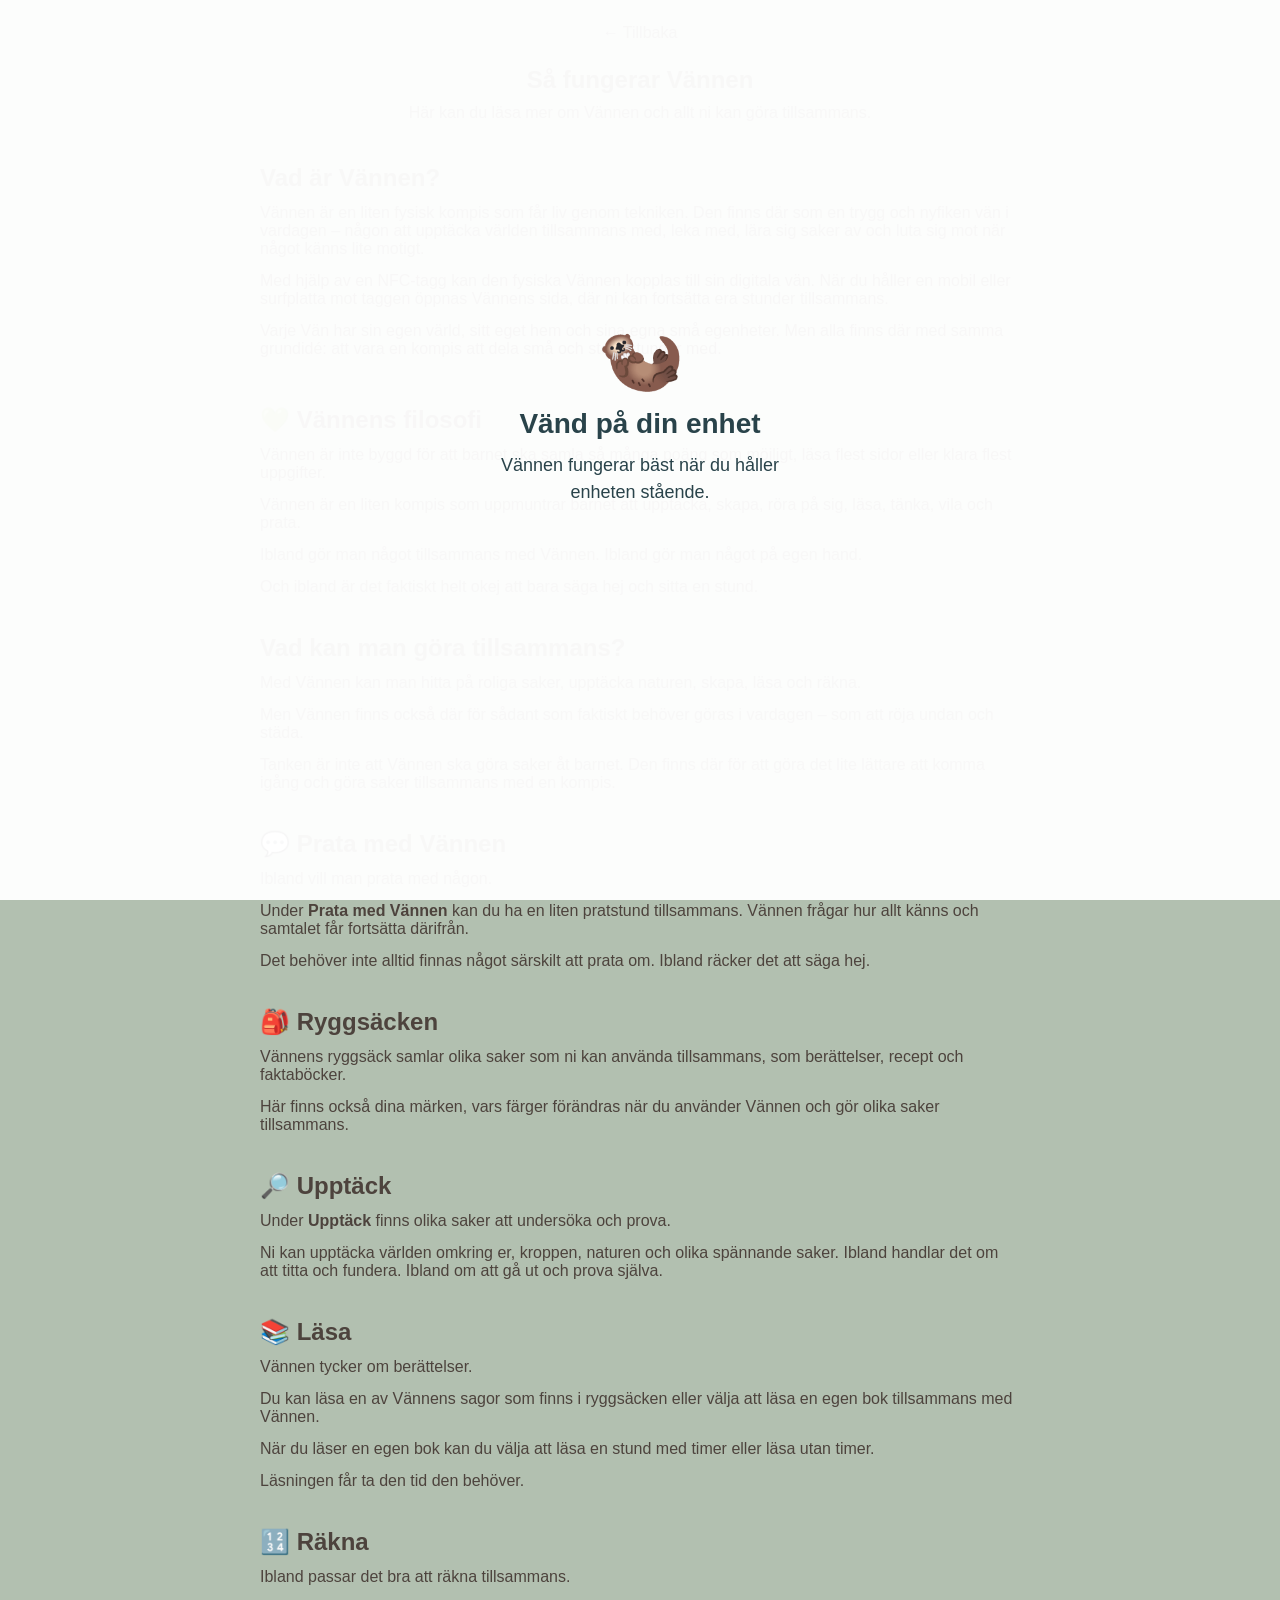
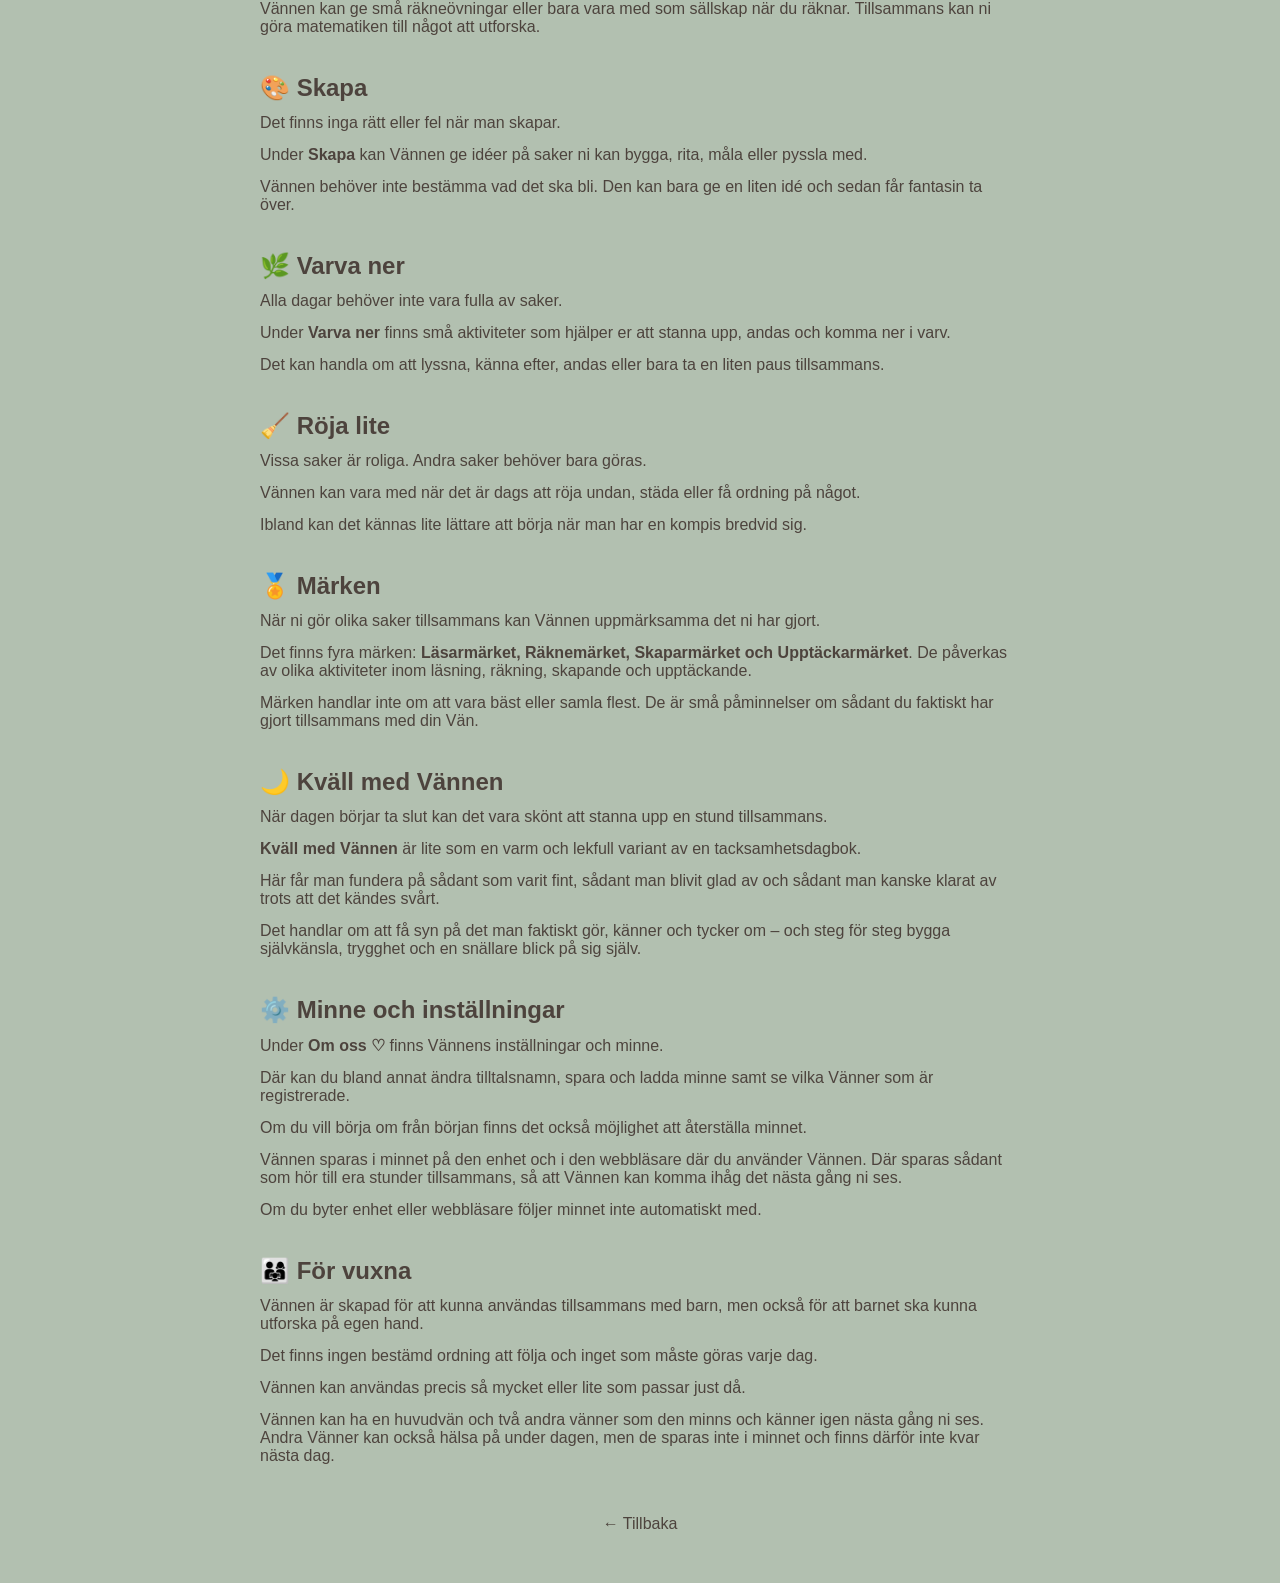
<file: instr.html>
<!DOCTYPE html>
<html lang="sv">
<head>
    <meta charset="UTF-8">
    <meta
        name="viewport"
        content="width=device-width, initial-scale=1.0"
    >
    <title>Så fungerar Vännen</title>
    <link rel="preconnect" href="https://fonts.googleapis.com">
    <link
        rel="preconnect"
        href="https://fonts.gstatic.com"
        crossorigin
    >
    <link
        href="https://fonts.googleapis.com/css2?family=Patrick+Hand&display=swap"
        rel="stylesheet"
    >
    <!-- CSS -->
    <link rel="stylesheet" href="css/style.css">
    <link rel="stylesheet" href="css/home.css">
    <link rel="stylesheet" href="css/instr.css">
</head>
<body class="home">
<main id="app">
    <!-- ORIENTERINGSVARNING -->
    <div id="orientation-warning">
        <div class="orientation-warning-content">
            <div class="orientation-warning-icon">
                🦦
            </div>
            <h2>
                Vänd på din enhet
            </h2>
            <p>
                Vännen fungerar bäst när du håller enheten stående.
            </p>
        </div>
    </div>
    <!-- INSTRUKTIONSSIDA -->
    <section id="instruction-view">
        <header class="instruction-header">
<a
    href="#"
    onclick="goBackFromInstructions(); return false;"
    class="instruction-back"
>
    ← Tillbaka
</a>
            <h1>
                Så fungerar Vännen
            </h1>
            <p>
                Här kan du läsa mer om Vännen och allt ni kan göra tillsammans.
            </p>
        </header>
        <!-- 1. VAD ÄR VÄNNEN? -->
        <section class="instruction-section">
            <h2>
                Vad är Vännen?
            </h2>
            <p>
                Vännen är en liten fysisk kompis som får liv genom tekniken.
                Den finns där som en trygg och nyfiken vän i vardagen – någon
                att upptäcka världen tillsammans med, leka med, lära sig saker
                av och luta sig mot när något känns lite motigt.
            </p>
            <p>
                Med hjälp av en NFC-tagg kan den fysiska Vännen kopplas till sin 
                digitala vän. När du håller en mobil eller surfplatta mot taggen 
                öppnas Vännens sida, där ni kan fortsätta era stunder tillsammans.
            </p>
            <p>
                Varje Vän har sin egen värld, sitt eget hem och sina egna små egenheter. 
                Men alla finns där med samma grundidé: att vara en kompis att dela små 
                och stora stunder med.
            </p>
        </section>

        <!-- 1.1 VÄNNENS FILOSOFI -->
        <section class="instruction-section instruction-philosophy">
            <h2>
                💚 Vännens filosofi
            </h2>
            <p>
                Vännen är inte byggd för att barnet ska samla så många poäng
                som möjligt, läsa flest sidor eller klara flest uppgifter.
            </p>
            <p>
                Vännen är en liten kompis som uppmuntrar barnet att upptäcka,
                skapa, röra på sig, läsa, tänka, vila och prata.
            </p>
            <p>
                Ibland gör man något tillsammans med Vännen.
                Ibland gör man något på egen hand.
            </p>
            <p>
                Och ibland är det faktiskt helt okej att bara säga hej
                och sitta en stund.
            </p>
        </section>
        
        <!-- 2. VAD KAN MAN GÖRA? -->
        <section class="instruction-section">
            <h2>
                Vad kan man göra tillsammans?
            </h2>
            <p>
                Med Vännen kan man hitta på roliga saker, upptäcka naturen,
                skapa, läsa och räkna.
            </p>
            <p>
                Men Vännen finns också där för sådant som faktiskt behöver
                göras i vardagen – som att röja undan och städa.
            </p>
            <p>
                Tanken är inte att Vännen ska göra saker åt barnet.
                Den finns där för att göra det lite lättare att komma igång
                och göra saker tillsammans med en kompis.
            </p>
        </section>
        <!-- 3. PRATA -->
        <section class="instruction-section">
            <h2>
                💬 Prata med Vännen
            </h2>
            <p>
                Ibland vill man prata med någon.
            </p>
            <p>
                Under <strong>Prata med Vännen</strong> 
                kan du ha en liten pratstund tillsammans. 
                Vännen frågar hur allt känns och samtalet får 
                fortsätta därifrån.
            </p>
            <p>
                Det behöver inte alltid finnas något särskilt att prata om.
                Ibland räcker det att säga hej.
            </p>
        </section>
        <!-- 4. RYGGSÄCKEN -->
        <section class="instruction-section">
            <h2>
                🎒 Ryggsäcken
            </h2>
            <p>
                Vännens ryggsäck samlar olika saker som ni 
                kan använda tillsammans, som berättelser, recept 
                och faktaböcker.
            </p>
            <p>
                Här finns också dina märken, vars färger förändras 
                när du använder Vännen och gör olika saker tillsammans.
            </p>
        </section>
        <!-- 5. UPPTÄCK -->
        <section class="instruction-section">
            <h2>
                🔎 Upptäck
            </h2>
            <p>
                Under <strong>Upptäck</strong> finns olika saker att undersöka
                och prova.
            </p>
            <p>
                Ni kan upptäcka världen omkring er, kroppen, naturen och
                olika spännande saker. Ibland handlar det om att titta och
                fundera. Ibland om att gå ut och prova själva.
            </p>
        </section>
        <!-- 6. LÄSA -->
        <section class="instruction-section">
            <h2>
                📚 Läsa
            </h2>
            <p>
                Vännen tycker om berättelser.
            </p>
            <p>
                Du kan läsa en av Vännens sagor 
                som finns i ryggsäcken eller välja 
                att läsa en egen bok tillsammans 
                med Vännen.
            </p>
            <p>
                När du läser en egen bok kan du välja 
                att läsa en stund med timer eller läsa utan timer.
            </p>
            <p>
                Läsningen får ta den tid den behöver.
            </p>
        </section>
        <!-- 7. RÄKNA -->
        <section class="instruction-section">
            <h2>
                🔢 Räkna
            </h2>
            <p>
                Ibland passar det bra att räkna tillsammans.
            </p>
            <p>
                Vännen kan ge små räkneövningar eller bara 
                vara med som sällskap när du räknar. 
                Tillsammans kan ni göra matematiken till 
                något att utforska.
            </p>
        </section>
        <!-- 8. SKAPA -->
        <section class="instruction-section">
            <h2>
                🎨 Skapa
            </h2>
            <p>
                Det finns inga rätt eller fel när man skapar.
            </p>
            <p>
                Under <strong>Skapa</strong> kan Vännen ge idéer på saker
                ni kan bygga, rita, måla eller pyssla med.
            </p>
            <p>
                Vännen behöver inte bestämma vad det ska bli.
                Den kan bara ge en liten idé och sedan får fantasin ta över.
            </p>
        </section>
        <!-- 9. VARVA NER -->
        <section class="instruction-section">
            <h2>
                🌿 Varva ner
            </h2>
            <p>
                Alla dagar behöver inte vara fulla av saker.
            </p>
            <p>
                Under <strong>Varva ner</strong> finns små aktiviteter som
                hjälper er att stanna upp, andas och komma ner i varv.
            </p>
            <p>
                Det kan handla om att lyssna, känna efter, andas eller bara
                ta en liten paus tillsammans.
            </p>
        </section>
        <!-- 10. RÖJA -->
        <section class="instruction-section">
            <h2>
                🧹 Röja lite
            </h2>
            <p>
                Vissa saker är roliga.
                Andra saker behöver bara göras.
            </p>
            <p>
                Vännen kan vara med när det är dags att röja undan, städa
                eller få ordning på något.
            </p>
            <p>
                Ibland kan det kännas lite lättare att börja när man har
                en kompis bredvid sig.
            </p>
        </section>
        <!-- 11. MÄRKEN -->
        <section class="instruction-section">
            <h2>
                🏅 Märken
            </h2>
           <p>
                När ni gör olika saker tillsammans kan Vännen uppmärksamma
                det ni har gjort.
            </p>
            <p>
                Det finns fyra märken: <strong>Läsarmärket, Räknemärket,
                Skaparmärket och Upptäckarmärket</strong>. De påverkas av
                olika aktiviteter inom läsning, räkning, skapande och
                upptäckande.
            </p>
            <p>
                Märken handlar inte om att vara bäst eller samla flest.
                De är små påminnelser om sådant du faktiskt har gjort
                tillsammans med din Vän.
            </p>
        </section>
        <!-- 12. KVÄLL MED VÄNNEN -->
        <section class="instruction-section">
            <h2>
                🌙 Kväll med Vännen
            </h2>
            <p>
                När dagen börjar ta slut kan det vara skönt att stanna upp
                en stund tillsammans.
            </p>
            <p>
                <strong>Kväll med Vännen</strong> är lite som en varm och
                lekfull variant av en tacksamhetsdagbok.
            </p>
            <p>
                Här får man fundera på sådant som varit fint, sådant man
                blivit glad av och sådant man kanske klarat av trots att
                det kändes svårt.
            </p>
            <p>
                Det handlar om att få syn på det man faktiskt gör, känner
                och tycker om – och steg för steg bygga självkänsla,
                trygghet och en snällare blick på sig själv.
            </p>
        </section>
        <!-- 13. MINNE OCH INSTÄLLNINGAR -->
        <section class="instruction-section">
            <h2>
                ⚙️ Minne och inställningar
            </h2>
            <p>
                Under <strong>Om oss ♡</strong> finns Vännens inställningar
                och minne.
            </p>
            <p>
                Där kan du bland annat ändra tilltalsnamn, spara och ladda
                minne samt se vilka Vänner som är registrerade.
            </p>
            <p>
                Om du vill börja om från början finns det också möjlighet
                att återställa minnet.
            </p>
            <p>Vännen sparas i minnet på den enhet och i den webbläsare 
                där du använder Vännen. Där sparas sådant som hör till 
                era stunder tillsammans, så att Vännen kan komma ihåg 
                det nästa gång ni ses.</p>
            <p>Om du byter enhet eller webbläsare följer minnet inte automatiskt med.</p>
        </section>
        <!-- 14. FÖR VUXNA -->
        <section class="instruction-section">
            <h2>
                👨‍👩‍👧 För vuxna
            </h2>
            <p>
                Vännen är skapad för att kunna användas tillsammans med
                barn, men också för att barnet ska kunna utforska på egen hand.
            </p>
            <p>
                Det finns ingen bestämd ordning att följa och inget som måste
                göras varje dag.
            </p>
            <p>
                Vännen kan användas precis så mycket eller lite som passar
                just då.
            </p>
            <p>Vännen kan ha en huvudvän och två andra vänner som den minns 
                och känner igen nästa gång ni ses. Andra Vänner kan också 
                hälsa på under dagen, men de sparas inte i minnet och 
                finns därför inte kvar nästa dag.</p>
        </section>
        
        <!-- TILLBAKA -->
        <div class="instruction-bottom">
            <a
    href="#"
    onclick="goBackFromInstructions(); return false;"
    class="instruction-back"
>
    ← Tillbaka
</a>
        </div>
    </section>
</main>
    <script>
    function goBackFromInstructions() {

    const params =
        new URLSearchParams(window.location.search);

    const from =
        params.get("from");

    if (from === "otis") {
        window.location.href = "otis.html";
        return;
    }

    if (from === "bosse") {
        window.location.href = "bosse.html";
        return;
    }

    if (from === "dokka") {
        window.location.href = "dokka.html";
        return;
    }

    if (from === "lerat") {
        window.location.href =
            "https://jzhandgjort.github.io/studiolerat/";
        return;
    }

    window.location.href = "index.html";
}
        
    function updateOrientationWarning() {
        const warning =
            document.getElementById(
                "orientation-warning"
            );
        if (!warning) return;
        const isLandscape =
            window.innerWidth >
            window.innerHeight;
        warning.style.display =
            isLandscape
                ? "flex"
                : "none";
    }
    window.addEventListener(
        "load",
        updateOrientationWarning
    );
    window.addEventListener(
        "resize",
        updateOrientationWarning
    );
    window.addEventListener(
        "orientationchange",
        updateOrientationWarning
    );
</script>
</body>
</html>
</file>
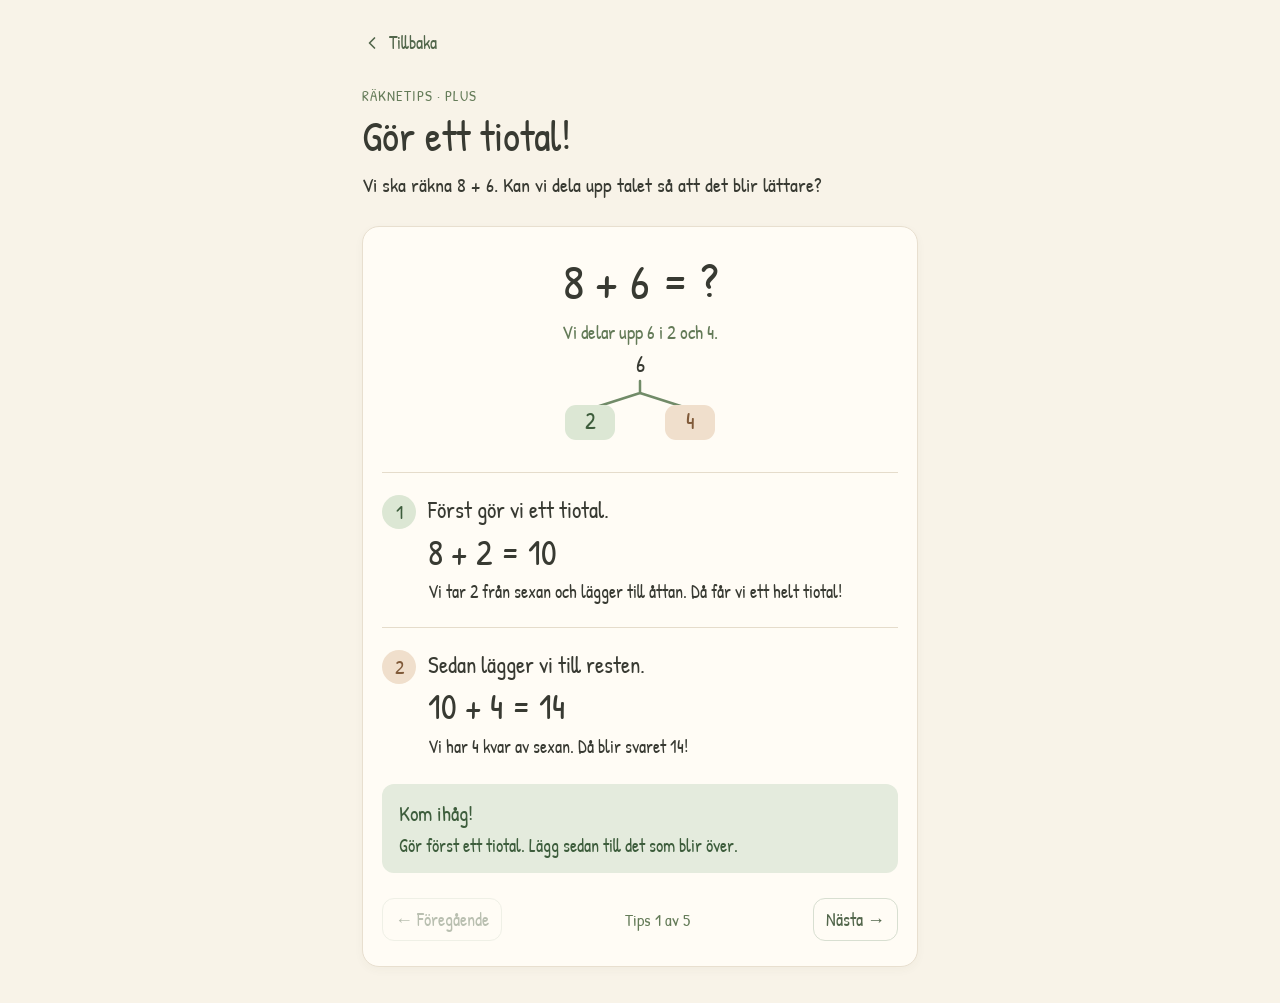
<file: raknetips.html>
<!DOCTYPE html>
<html lang="sv">
<head>
    <meta charset="UTF-8">
    <meta name="viewport" content="width=device-width, initial-scale=1.0">
    <title>Räknetips</title>
    <link rel="preconnect" href="https://fonts.googleapis.com">
    <link rel="preconnect" href="https://fonts.gstatic.com" crossorigin>
    <link href="https://fonts.googleapis.com/css2?family=Patrick+Hand&display=swap" rel="stylesheet">
    <style>
        * {
            box-sizing: border-box;
        }
        body {
            margin: 0;
            min-height: 100vh;
            background: #F8F3E8;
            color: #383A32;
            font-family: "Patrick Hand", Helvetica, sans-serif;
        }
        .page {
            width: 100%;
            max-width: 600px;
            min-height: 100vh;
            margin: 0 auto;
            padding: 22px 22px 36px;
        }
        .back-button {
            display: inline-flex;
            align-items: center;
            gap: 7px;
            padding: 8px 0;
            border: none;
            background: transparent;
            color: #52664B;
            font: inherit;
            font-size: 18px;
            cursor: pointer;
        }
        .back-button svg {
            width: 20px;
            height: 20px;
        }
        .intro {
            margin-top: 22px;
            margin-bottom: 27px;
        }
        .eyebrow {
            margin: 0 0 7px;
            color: #647B58;
            font-size: 15px;
            letter-spacing: 1px;
            text-transform: uppercase;
        }
        h1 {
            margin: 0;
            font-size: clamp(32px, 8vw, 42px);
            line-height: 1.1;
            font-weight: normal;
        }
        .intro-text {
            margin: 12px 0 0;
            font-size: 20px;
            line-height: 1.4;
        }
        .paper {
            padding: 25px 19px;
            background: #FFFCF5;
            border: 1px solid #E8DFCF;
            border-radius: 17px;
            box-shadow: 0 3px 10px rgba(78, 67, 46, 0.04);
        }
        .main-problem {
            margin-bottom: 5px;
            text-align: center;
            font-size: clamp(38px, 10vw, 49px);
            line-height: 1.2;
        }
        .split-caption {
            margin: 8px 0 0;
            color: #647B58;
            text-align: center;
            font-size: 19px;
        }
        .split-diagram {
            display: block;
            width: 100%;
            max-width: 280px;
            height: auto;
            margin: 5px auto 15px;
            overflow: visible;
        }
        .divider {
            height: 1px;
            margin: 22px 0;
            background: #E5DCCB;
        }
        .step {
            display: flex;
            align-items: flex-start;
            gap: 12px;
            margin: 0;
        }
        .step-number {
            display: flex;
            flex: 0 0 34px;
            width: 34px;
            height: 34px;
            align-items: center;
            justify-content: center;
            border-radius: 50%;
            background: #DCE7D4;
            color: #3D5D3C;
            font-size: 20px;
        }
        .step-content {
            flex: 1;
            min-width: 0;
        }
        .step h2 {
            margin: 1px 0 7px;
            font-size: 23px;
            line-height: 1.2;
            font-weight: normal;
        }
        .equation {
            margin: 5px 0;
            font-size: clamp(29px, 8vw, 35px);
            line-height: 1.25;
        }
        .step-description {
            margin: 5px 0 0;
            font-size: 18px;
            line-height: 1.4;
        }
        .remember {
            margin-top: 25px;
            padding: 15px 17px;
            border-radius: 12px;
            background: #E4EBDD;
        }
        .remember h2 {
            margin: 0 0 5px;
            color: #3D5D3C;
            font-size: 21px;
            font-weight: normal;
        }
        .remember p {
            margin: 0;
            color: #3D5D3C;
            font-size: 18px;
            line-height: 1.4;
        }
        .tip-navigation {
            display: flex;
            align-items: center;
            justify-content: space-between;
            gap: 10px;
            margin-top: 25px;
        }
        .tip-button {
            display: inline-flex;
            align-items: center;
            justify-content: center;
            gap: 5px;
            padding: 8px 12px;
            border: 1px solid #D8DFD1;
            border-radius: 12px;
            background: #FFFCF5;
            color: #52664B;
            font: inherit;
            font-size: 18px;
            cursor: pointer;
        }
        .tip-button:disabled {
            opacity: 0.4;
            cursor: default;
        }
        .tip-counter {
            color: #647B58;
            font-size: 17px;
            white-space: nowrap;
        }
        .not-ready {
            padding: 22px 8px;
            text-align: center;
            font-size: 21px;
            line-height: 1.5;
        }
        @media (max-width: 380px) {
            .page {
                padding: 16px 14px 28px;
            }
            .paper {
                padding: 21px 14px;
            }
            .intro {
                margin-top: 17px;
            }
            .step {
                gap: 9px;
            }
            .tip-button {
                padding: 8px 9px;
                font-size: 17px;
            }
        }
    </style>
</head>
<body>
    <main class="page">
        <button class="back-button"
                type="button"
                onclick="history.back()"
                aria-label="Gå tillbaka">
            <svg viewBox="0 0 24 24"
                 fill="none"
                 stroke="currentColor"
                 stroke-width="2"
                 stroke-linecap="round"
                 stroke-linejoin="round"
                 aria-hidden="true">
                <path d="M15 18l-6-6 6-6"/>
            </svg>
            Tillbaka
        </button>

        <header class="intro">
            <p class="eyebrow" id="eyebrow">Räknetips · Plus</p>
            <h1 id="page-heading">Räkna via ett tiotal!</h1>
            <p class="intro-text" id="intro-text">
                Vi ska räkna 8 + 6. Kan vi dela upp talet
                så att det blir lättare?
            </p>
        </header>

        <section class="paper"
                 id="tips-content"
                 aria-label="Räknetips: Gör ett tiotal">
            <div class="main-problem" id="main-problem">
                8 + 6 = 14
            </div>

            <p class="split-caption" id="split-caption">
                Vi delar upp 6 i 2 och 4.
            </p>

            <svg class="split-diagram"
                 id="split-diagram"
                 viewBox="0 0 280 100"
                 xmlns="http://www.w3.org/2000/svg"
                 role="img"
                 aria-label="Sex delas upp i två och fyra">
                <text id="split-total"
                      x="140"
                      y="22"
                      font-size="23"
                      text-anchor="middle"
                      fill="#383A32">6</text>

                <path id="split-line-left"
                      d="M140 31 L140 43 L90 59"
                      fill="none"
                      stroke="#718B68"
                      stroke-width="2.5"
                      stroke-linecap="round"
                      stroke-linejoin="round"/>

                <path id="split-line-right"
                      d="M140 43 L190 59"
                      fill="none"
                      stroke="#718B68"
                      stroke-width="2.5"
                      stroke-linecap="round"
                      stroke-linejoin="round"/>

                <rect id="split-box-left"
                      x="65"
                      y="55"
                      width="50"
                      height="35"
                      rx="11"
                      fill="#DCE7D4"/>

                <rect id="split-box-right"
                      x="165"
                      y="55"
                      width="50"
                      height="35"
                      rx="11"
                      fill="#F0DFCC"/>

                <text id="split-left"
                      x="90"
                      y="79"
                      font-size="23"
                      text-anchor="middle"
                      fill="#3D5D3C">2</text>

                <text id="split-right"
                      x="190"
                      y="79"
                      font-size="23"
                      text-anchor="middle"
                      fill="#805A39">4</text>
            </svg>

            <div class="divider"></div>

            <div id="steps-container">
                <section class="step">
                    <div class="step-number">1</div>
                    <div class="step-content">
                        <h2 id="step-one-heading">Först gör vi ett tiotal.</h2>
                        <p class="equation" id="step-one-equation">8 + 2 = 10</p>
                        <p class="step-description" id="step-one-description">
                            Vi tar 2 från sexan och lägger till åttan.
                            Då får vi ett helt tiotal!
                        </p>
                    </div>
                </section>

                <div class="divider"></div>

                <section class="step">
                    <div class="step-number"
                         style="background: #F0DFCC; color: #805A39;">2</div>
                    <div class="step-content">
                        <h2 id="step-two-heading">Sedan lägger vi till resten.</h2>
                        <p class="equation" id="step-two-equation">10 + 4 = 14</p>
                        <p class="step-description" id="step-two-description">
                            Vi har 4 kvar av sexan. Då blir svaret 14!
                        </p>
                    </div>
                </section>
            </div>

            <div class="remember" id="remember-box">
                <h2 id="remember-heading">Kom ihåg!</h2>
                <p id="remember-text">
                    Gör först ett tiotal.
                    Lägg sedan till det som blir över.
                </p>
            </div>

            <nav class="tip-navigation"
                 id="tip-navigation"
                 aria-label="Bläddra mellan räknetips">
                <button class="tip-button"
                        id="previous-button"
                        type="button"
                        disabled>← Föregående</button>

                <span class="tip-counter" id="tip-counter">Tips 1 av 5</span>

                <button class="tip-button"
                        id="next-button"
                        type="button">Nästa →</button>
            </nav>
        </section>
    </main>

    <script>
        
        // ==================================================
        // RÄKNETIPS – PLUS
        // ==================================================
        
        const plusTips = [
            {
                first: 8,
                second: 6,
                answer: 14,
                splitLeft: 2,
                splitRight: 4,
                ten: 10,
                firstDescription:
                    "Vi tar 2 från sexan och lägger till åttan. Då får vi ett helt tiotal!",
                secondDescription:
                    "Vi har 4 kvar av sexan. Då blir svaret 14!"
            },
            {
                first: 7,
                second: 5,
                answer: 12,
                splitLeft: 3,
                splitRight: 2,
                ten: 10,
                firstDescription:
                    "Vi tar 3 från femman och lägger till sjuan. Då får vi ett helt tiotal!",
                secondDescription:
                    "Vi har 2 kvar av femman. Då blir svaret 12!"
            },
            {
                first: 17,
                second: 6,
                answer: 23,
                splitLeft: 3,
                splitRight: 3,
                ten: 20,
                firstDescription:
                    "Vi tar 3 från sexan och lägger till sjutton. Då kommer vi till nästa tiotal!",
                secondDescription:
                    "Vi har 3 kvar av sexan. Då blir svaret 23!"
            },
            {
                first: 28,
                second: 7,
                answer: 35,
                splitLeft: 2,
                splitRight: 5,
                ten: 30,
                firstDescription:
                    "Vi tar 2 från sjuan och lägger till tjugoåtta. Då kommer vi till nästa tiotal!",
                secondDescription:
                    "Vi har 5 kvar av sjuan. Då blir svaret 35!"
            },
            {
                first: 138,
                second: 6,
                answer: 144,
                splitLeft: 2,
                splitRight: 4,
                ten: 140,
                firstDescription:
                    "Vi tar 2 från sexan och lägger till 138. Då kommer vi till nästa tiotal!",
                secondDescription:
                    "Vi har 4 kvar av sexan. Då blir svaret 144!"
            }
        ];

        // ==================================================
        // RÄKNETIPS – MINUS
        // ==================================================
       
        const minusTips = [
            {
                first: 14,
                second: 6,
                answer: 8,
                splitLeft: 4,
                splitRight: 2,
                steps: [
                    {
                        heading: "Först kommer vi ner till tio.",
                        equation: "14 − 4 = 10",
                        description: "Vi tar bort 4 från sexan. Då kommer vi från 14 ner till 10."
                    },
                    {
                        heading: "Sedan tar vi bort resten.",
                        equation: "10 − 2 = 8",
                        description: "Vi har 2 kvar att ta bort. Då blir svaret 8!"
                    }
                ]
            },
            {
                first: 12,
                second: 5,
                answer: 7,
                splitLeft: 2,
                splitRight: 3,
                steps: [
                    {
                        heading: "Först kommer vi ner till tio.",
                        equation: "12 − 2 = 10",
                        description: "Vi tar bort 2 från femman. Då kommer vi från 12 ner till 10."
                    },
                    {
                        heading: "Sedan tar vi bort resten.",
                        equation: "10 − 3 = 7",
                        description: "Vi har 3 kvar att ta bort. Då blir svaret 7!"
                    }
                ]
            },
            {
                first: 23,
                second: 6,
                answer: 17,
                splitLeft: 3,
                splitRight: 3,
                steps: [
                    {
                        heading: "Först kommer vi ner till tjugo.",
                        equation: "23 − 3 = 20",
                        description: "Vi tar bort 3 från sexan. Då kommer vi från 23 ner till 20."
                    },
                    {
                        heading: "Sedan tar vi bort resten.",
                        equation: "20 − 3 = 17",
                        description: "Vi har 3 kvar att ta bort. Då blir svaret 17!"
                    }
                ]
            },
            {
                first: 35,
                second: 7,
                answer: 28,
                splitLeft: 5,
                splitRight: 2,
                steps: [
                    {
                        heading: "Först kommer vi ner till trettio.",
                        equation: "35 − 5 = 30",
                        description: "Vi tar bort 5 från sjuan. Då kommer vi från 35 ner till 30."
                    },
                    {
                        heading: "Sedan tar vi bort resten.",
                        equation: "30 − 2 = 28",
                        description: "Vi har 2 kvar att ta bort. Då blir svaret 28!"
                    }
                ]
            },
{
    first: 43,
    second: 27,
    answer: 16,
    splitLeft: 20,
    splitRight: 7,
    steps: [
        {
            heading: "Först tar vi bort tjugo.",
            equation: "43 − 20 = 23",
            description:
                "Vi delar upp 27 i 20 och 7. När vi tar bort 20 har vi 23 kvar att räkna från."
        },
        {
            heading: "Sedan delar vi upp sju.",
            equation: "7 = 3 + 4",
            description:
                "Vi delar upp de 7 som är kvar i 3 och 4. Först tar vi bort 3 för att komma ner till 20."
        },
        {
            heading: "Till sist tar vi bort fyra.",
            equation: "20 − 4 = 16",
            description:
                "Vi har 4 kvar att ta bort. Då blir svaret 16!"
        }
    ]
}
        ];

        // ==================================================
        // RÄKNETIPS – GÅNGER
        // Fylls på senare.
        // ==================================================
        const gangerTips = [
    {
        first: 5,
        second: 88,
        answer: 440,
        diagramTotal: 10,
        splitLeft: 5,
        splitRight: 5,
        caption: "Vi dubblar 5 så att det blir 10.",
        remember: "När vi ska multiplicera med 5 kan vi i stället multiplicera med 10 och sedan halvera svaret.",
        steps: [
            {
                heading: "Först multiplicerar vi med tio.",
                equation: "88 × 10 = 880",
                description:
                    "Vi dubblar 5 till 10. Då blir uträkningen 88 gånger 10."
            },
            {
                heading: "Sedan halverar vi svaret.",
                equation: "880 ÷ 2 = 440",
                description:
                    "Eftersom vi dubblerade 5 behöver vi halvera svaret igen. Då får vi 440!"
            }
        ]
    },
    {
        first: 5,
        second: 62,
        answer: 310,
        diagramTotal: 10,
        splitLeft: 5,
        splitRight: 5,
        caption: "Vi dubblar 5 så att det blir 10.",
        remember: "När vi ska multiplicera med 5 kan vi i stället multiplicera med 10 och sedan halvera svaret.",
        steps: [
            {
                heading: "Först multiplicerar vi med tio.",
                equation: "62 × 10 = 620",
                description:
                    "Vi dubblar 5 till 10. Då blir uträkningen 62 gånger 10."
            },
            {
                heading: "Sedan halverar vi svaret.",
                equation: "620 ÷ 2 = 310",
                description:
                    "Vi halverar 620 eftersom vi egentligen skulle multiplicera med 5. Då får vi 310!"
            }
        ]
    },
    {
        first: 11,
        second: 53,
        answer: 583,
        diagramTotal: 11,
        splitLeft: 10,
        splitRight: 1,
        caption: "Vi delar upp 11 i 10 och 1.",
        remember: "Multiplicera varje del för sig och lägg sedan ihop svaren.",
        steps: [
            {
                heading: "Först multiplicerar vi med tio.",
                equation: "53 × 10 = 530",
                description:
                    "Vi delar upp 11 i 10 och 1. Först räknar vi 53 gånger 10."
            },
            {
                heading: "Sedan multiplicerar vi med ett.",
                equation: "53 × 1 = 53",
                description:
                    "Nu räknar vi den andra delen. 53 gånger 1 är 53."
            },
            {
                heading: "Till sist lägger vi ihop.",
                equation: "530 + 53 = 583",
                description:
                    "Vi lägger ihop de båda svaren. Då blir 11 gånger 53 lika med 583!"
            }
        ]
    },
    {
        first: 14,
        second: 23,
        answer: 322,
        diagramTotal: 14,
        splitLeft: 10,
        splitRight: 4,
        caption: "Vi delar upp 14 i 10 och 4.",
        remember: "Dela upp ett tal i mindre delar som är lättare att multiplicera.",
        steps: [
            {
                heading: "Först multiplicerar vi med tio.",
                equation: "23 × 10 = 230",
                description:
                    "Vi delar upp 14 i 10 och 4. Först räknar vi 23 gånger 10."
            },
            {
                heading: "Sedan multiplicerar vi med fyra.",
                equation: "23 × 4 = 92",
                description:
                    "Nu räknar vi den andra delen. 23 gånger 4 är 92."
            },
            {
                heading: "Till sist lägger vi ihop.",
                equation: "230 + 92 = 322",
                description:
                    "Vi lägger ihop de båda svaren. Då blir 14 gånger 23 lika med 322!"
            }
        ]
    },
    {
        first: 25,
        second: 14,
        answer: 350,
        diagramTotal: 14,
        splitLeft: 10,
        splitRight: 4,
        caption: "Vi byter plats på talen och delar upp 14 i 10 och 4.",
        remember: "Vi kan byta plats på talen i en multiplikation utan att svaret ändras.",
        steps: [

            {
                heading: "Först multiplicerar vi med tio.",
                equation: "25 × 10 = 250",
                description:
                    "Vi räknar den första delen. 25 gånger 10 är 250."
            },
            {
                heading: "Sedan multiplicerar vi med fyra.",
                equation: "25 × 4 = 100",
                description:
                    "Vi räknar den andra delen. 25 gånger 4 är 100."
            },
            {
                heading: "Till sist lägger vi ihop.",
                equation: "250 + 100 = 350",
                description:
                    "Vi lägger ihop de båda svaren. Då blir 25 gånger 14 lika med 350!"
            }
        ]
    }
];

        // ==================================================
        // RÄKNETIPS – DELA
        // Fylls på senare.
        // ==================================================
        const delaTips = [
    {
        first: 36,
        second: 3,
        answer: 12,
        diagramTotal: 36,
        splitLeft: 30,
        splitRight: 6,
        caption: "Vi delar upp 36 i 30 och 6.",
        remember: "Dela upp talet i delar som är lätta att dela var för sig.",
        steps: [
            {
                heading: "Först delar vi trettio.",
                equation: "30 ÷ 3 = 10",
                description:
                    "30 delat med 3 blir 10."
            },
            {
                heading: "Sedan delar vi sex.",
                equation: "6 ÷ 3 = 2",
                description:
                    "6 delat med 3 blir 2."
            },
            {
                heading: "Till sist lägger vi ihop.",
                equation: "10 + 2 = 12",
                description:
                    "Vi lägger ihop svaren från de båda delarna. Då blir svaret 12!"
            }
        ]
    },
    {
        first: 72,
        second: 6,
        answer: 12,
        diagramTotal: 72,
        splitLeft: 60,
        splitRight: 12,
        caption: "Vi delar upp 72 i 60 och 12.",
        remember: "Dela upp talet i delar som är lätta att dela var för sig.",
        steps: [
            {
                heading: "Först delar vi sextio.",
                equation: "60 ÷ 6 = 10",
                description:
                    "60 delat med 6 blir 10."
            },
            {
                heading: "Sedan delar vi tolv.",
                equation: "12 ÷ 6 = 2",
                description:
                    "12 delat med 6 blir 2."
            },
            {
                heading: "Till sist lägger vi ihop.",
                equation: "10 + 2 = 12",
                description:
                    "Vi lägger ihop svaren från de båda delarna. Då blir svaret 12!"
            }
        ]
    },
    {
        first: 98,
        second: 7,
        answer: 14,
        diagramTotal: 98,
        splitLeft: 70,
        splitRight: 28,
        caption: "Vi delar upp 98 i 70 och 28.",
        remember: "Dela upp talet i delar som är lätta att dela var för sig.",
        steps: [
            {
                heading: "Först delar vi sjuttio.",
                equation: "70 ÷ 7 = 10",
                description:
                    "70 delat med 7 blir 10."
            },
            {
                heading: "Sedan delar vi tjugoåtta.",
                equation: "28 ÷ 7 = 4",
                description:
                    "28 delat med 7 blir 4."
            },
            {
                heading: "Till sist lägger vi ihop.",
                equation: "10 + 4 = 14",
                description:
                    "Vi lägger ihop svaren från de båda delarna. Då blir svaret 14!"
            }
        ]
    },
    {
        first: 156,
        second: 3,
        answer: 52,
        diagramTotal: 156,
        splitLeft: 150,
        splitRight: 6,
        caption: "Vi delar upp 156 i 150 och 6.",
        remember: "Dela upp talet i delar som är lätta att dela var för sig.",
        steps: [
            {
                heading: "Först delar vi etthundrafemtio.",
                equation: "150 ÷ 3 = 50",
                description:
                    "150 delat med 3 blir 50."
            },
            {
                heading: "Sedan delar vi sex.",
                equation: "6 ÷ 3 = 2",
                description:
                    "6 delat med 3 blir 2."
            },
            {
                heading: "Till sist lägger vi ihop.",
                equation: "50 + 2 = 52",
                description:
                    "Vi lägger ihop svaren från de båda delarna. Då blir svaret 52!"
            }
        ]
    },
    {
        first: 790,
        second: 2,
        answer: 395,
        diagramTotal: 790,
        splitLeft: 700,
        splitRight: 90,
        caption: "Vi delar upp 790 i 700 och 90.",
        remember: "Dela upp talet i delar som är lätta att dela var för sig.",
        steps: [
            {
                heading: "Först delar vi sjuhundra.",
                equation: "700 ÷ 2 = 350",
                description:
                    "700 delat med 2 blir 350."
            },
            {
                heading: "Sedan delar vi nittio.",
                equation: "90 ÷ 2 = 45",
                description:
                    "90 delat med 2 blir 45."
            },
            {
                heading: "Till sist lägger vi ihop.",
                equation: "350 + 45 = 395",
                description:
                    "Vi lägger ihop svaren från de båda delarna. Då blir svaret 395!"
            }
        ]
    }
];

        // Gemensamma inställningar för varje räknesätt.
        const tipsByType = {
            plus: {
                label: "Plus",
                heading: "Gör ett tiotal!",
                operation: "+",
                tips: plusTips,
                intro: tip =>
                    `Vi ska räkna ${tip.first} + ${tip.second}. Kan vi dela upp talet så att det blir lättare?`,
                caption: tip =>
                    `Vi delar upp ${tip.second} i ${tip.splitLeft} och ${tip.splitRight}.`,
                remember: "Gör först ett tiotal. Lägg sedan till det som blir över."
            },
            minus: {
                label: "Minus",
                heading: "Räkna via ett tiotal!",
                operation: "−",
                tips: minusTips,
                intro: tip =>
                    `Vi ska räkna ${tip.first} − ${tip.second}. Kan vi dela upp talet
                så att det blir lättare?`,
                caption: tip => tip.splitLast !== undefined
                    ? `Vi tar bort ${tip.splitLeft}, sedan ${tip.splitRight} och till sist ${tip.splitLast}.`
                    : `Vi delar upp ${tip.second} i ${tip.splitLeft} och ${tip.splitRight}.`,
                remember: "Räkna först ner till ett jämnt tiotal. Ta sedan bort det som är kvar."
            },
            ganger: {
                label: "Gånger",
                heading: "Räknetips för gånger",
                operation: "×",
                tips: gangerTips
            },
            dela: {
                label: "Dela",
                heading: "Räknetips för att dela",
                operation: "÷",
                tips: delaTips
            }
        };

        const params = new URLSearchParams(window.location.search);
        const requestedType = params.get("typ") || "plus";
        const selectedType = tipsByType[requestedType] ? requestedType : "plus";
        const selectedData = tipsByType[selectedType];
        let currentTip = 0;

        const eyebrow = document.getElementById("eyebrow");
        const pageHeading = document.getElementById("page-heading");
        const introText = document.getElementById("intro-text");
        const tipsContent = document.getElementById("tips-content");
        const mainProblem = document.getElementById("main-problem");
        const splitCaption = document.getElementById("split-caption");
        const splitTotal = document.getElementById("split-total");
        const splitLeft = document.getElementById("split-left");
        const splitRight = document.getElementById("split-right");
        const splitLineLeft = document.getElementById("split-line-left");
        const splitLineRight = document.getElementById("split-line-right");
        const splitBoxLeft = document.getElementById("split-box-left");
        const splitBoxRight = document.getElementById("split-box-right");
        const splitDiagram = document.getElementById("split-diagram");
        const stepsContainer = document.getElementById("steps-container");
        const rememberText = document.getElementById("remember-text");
        const previousButton = document.getElementById("previous-button");
        const nextButton = document.getElementById("next-button");
        const tipCounter = document.getElementById("tip-counter");

        function showUnavailableTips() {
            eyebrow.textContent = "Räknetips · " + selectedData.label;
            pageHeading.textContent = selectedData.heading;
            introText.textContent =
                "Här kommer vi att samla tips som hjälper dig att räkna.";
            tipsContent.innerHTML = `
                <div class="not-ready">
                    <p>Vi har inte lagt till de här räknetipsen ännu.</p>
                    <p>Kom tillbaka snart!</p>
                </div>
            `;
        }

function updateDiagram(tip) {

        if (selectedType === "dela") {
        splitCaption.textContent = tip.caption;

        splitDiagram.setAttribute("viewBox", "0 0 280 100");
        splitDiagram.setAttribute(
            "aria-label",
            `${tip.diagramTotal} delas upp i ${tip.splitLeft} och ${tip.splitRight}.`
        );

        splitDiagram.innerHTML = `
            <text x="140" y="22"
                  font-size="23"
                  text-anchor="middle"
                  fill="#383A32">${tip.diagramTotal}</text>

            <path d="M140 31 L140 43 L90 59"
                  fill="none"
                  stroke="#718B68"
                  stroke-width="2.5"
                  stroke-linecap="round"
                  stroke-linejoin="round"/>

            <path d="M140 43 L190 59"
                  fill="none"
                  stroke="#718B68"
                  stroke-width="2.5"
                  stroke-linecap="round"
                  stroke-linejoin="round"/>

            <rect x="65" y="55"
                  width="50" height="35"
                  rx="11"
                  fill="#DCE7D4"/>

            <rect x="165" y="55"
                  width="50" height="35"
                  rx="11"
                  fill="#F0DFCC"/>

            <text x="90" y="79"
                  font-size="23"
                  text-anchor="middle"
                  fill="#3D5D3C">${tip.splitLeft}</text>

            <text x="190" y="79"
                  font-size="23"
                  text-anchor="middle"
                  fill="#805A39">${tip.splitRight}</text>
        `;

        return;
    }

        if (selectedType === "ganger") {
        splitCaption.textContent = tip.caption;

        splitDiagram.setAttribute("viewBox", "0 0 280 100");
        splitDiagram.setAttribute(
            "aria-label",
            `${tip.diagramTotal} delas upp i ${tip.splitLeft} och ${tip.splitRight}.`
        );

        splitDiagram.innerHTML = `
            <text x="140" y="22"
                  font-size="23"
                  text-anchor="middle"
                  fill="#383A32">${tip.diagramTotal}</text>

            <path d="M140 31 L140 43 L90 59"
                  fill="none"
                  stroke="#718B68"
                  stroke-width="2.5"
                  stroke-linecap="round"
                  stroke-linejoin="round"/>

            <path d="M140 43 L190 59"
                  fill="none"
                  stroke="#718B68"
                  stroke-width="2.5"
                  stroke-linecap="round"
                  stroke-linejoin="round"/>

            <rect x="65" y="55"
                  width="50" height="35"
                  rx="11"
                  fill="#DCE7D4"/>

            <rect x="165" y="55"
                  width="50" height="35"
                  rx="11"
                  fill="#F0DFCC"/>

            <text x="90" y="79"
                  font-size="23"
                  text-anchor="middle"
                  fill="#3D5D3C">${tip.splitLeft}</text>

            <text x="190" y="79"
                  font-size="23"
                  text-anchor="middle"
                  fill="#805A39">${tip.splitRight}</text>
        `;

        return;
    }
    
    const isSpecialSubtraction =
        selectedType === "minus" &&
        tip.first === 43 &&
        tip.second === 27;

    if (isSpecialSubtraction) {

        splitCaption.textContent =
            "Vi delar först upp 27 i 20 och 7. Sedan delar vi upp 7 i 3 och 4.";

        splitDiagram.setAttribute("viewBox", "0 0 280 155");

        splitDiagram.setAttribute(
            "aria-label",
            "27 delas upp i 20 och 7. Sedan delas 7 upp i 3 och 4."
        );

        splitDiagram.innerHTML = `
            <text x="140" y="20"
                  font-size="23"
                  text-anchor="middle"
                  fill="#383A32">27</text>

            <path d="M140 27 L140 35 L90 48"
                  fill="none"
                  stroke="#718B68"
                  stroke-width="2.5"
                  stroke-linecap="round"
                  stroke-linejoin="round"/>

            <path d="M140 35 L190 48"
                  fill="none"
                  stroke="#718B68"
                  stroke-width="2.5"
                  stroke-linecap="round"
                  stroke-linejoin="round"/>

            <rect x="65" y="44"
                  width="50" height="35"
                  rx="11"
                  fill="#DCE7D4"/>

            <rect x="165" y="44"
                  width="50" height="35"
                  rx="11"
                  fill="#F0DFCC"/>

            <text x="90" y="68"
                  font-size="23"
                  text-anchor="middle"
                  fill="#3D5D3C">20</text>

            <text x="190" y="68"
                  font-size="23"
                  text-anchor="middle"
                  fill="#805A39">7</text>

            <path d="M190 79 L190 91 L155 105"
                  fill="none"
                  stroke="#718B68"
                  stroke-width="2.5"
                  stroke-linecap="round"
                  stroke-linejoin="round"/>

            <path d="M190 91 L225 105"
                  fill="none"
                  stroke="#718B68"
                  stroke-width="2.5"
                  stroke-linecap="round"
                  stroke-linejoin="round"/>

            <rect x="135" y="101"
                  width="40" height="35"
                  rx="11"
                  fill="#DCE7D4"/>

            <rect x="205" y="101"
                  width="40" height="35"
                  rx="11"
                  fill="#F0DFCC"/>

            <text x="155" y="125"
                  font-size="23"
                  text-anchor="middle"
                  fill="#3D5D3C">3</text>

            <text x="225" y="125"
                  font-size="23"
                  text-anchor="middle"
                  fill="#805A39">4</text>
        `;

        return;
    }

    // Vanlig uppdelning för övriga räknetips.
    splitDiagram.setAttribute("viewBox", "0 0 280 100");

    splitCaption.textContent =
        `Vi delar upp ${tip.second} i ${tip.splitLeft} och ${tip.splitRight}.`;

    splitDiagram.setAttribute(
        "aria-label",
        `${tip.second} delas upp i ${tip.splitLeft} och ${tip.splitRight}.`
    );

    splitDiagram.innerHTML = `
        <text x="140" y="22"
              font-size="23"
              text-anchor="middle"
              fill="#383A32">${tip.second}</text>

        <path d="M140 31 L140 43 L90 59"
              fill="none"
              stroke="#718B68"
              stroke-width="2.5"
              stroke-linecap="round"
              stroke-linejoin="round"/>

        <path d="M140 43 L190 59"
              fill="none"
              stroke="#718B68"
              stroke-width="2.5"
              stroke-linecap="round"
              stroke-linejoin="round"/>

        <rect x="65" y="55"
              width="50" height="35"
              rx="11"
              fill="#DCE7D4"/>

        <rect x="165" y="55"
              width="50" height="35"
              rx="11"
              fill="#F0DFCC"/>

        <text x="90" y="79"
              font-size="23"
              text-anchor="middle"
              fill="#3D5D3C">${tip.splitLeft}</text>

        <text x="190" y="79"
              font-size="23"
              text-anchor="middle"
              fill="#805A39">${tip.splitRight}</text>
    `;
}

        function updateSteps(tip) {
            stepsContainer.innerHTML = "";

            tip.steps.forEach((step, index) => {
                if (index > 0) {
                    const divider = document.createElement("div");
                    divider.className = "divider";
                    stepsContainer.appendChild(divider);
                }

                const section = document.createElement("section");
                section.className = "step";

                const number = document.createElement("div");
                number.className = "step-number";
                number.textContent = index + 1;

                if (index % 2 === 1) {
                    number.style.background = "#F0DFCC";
                    number.style.color = "#805A39";
                }

                const content = document.createElement("div");
                content.className = "step-content";

                const heading = document.createElement("h2");
                heading.textContent = step.heading;

                const equation = document.createElement("p");
                equation.className = "equation";
                equation.textContent = step.equation;

                const description = document.createElement("p");
                description.className = "step-description";
                description.textContent = step.description;

                content.append(heading, equation, description);
                section.append(number, content);
                stepsContainer.appendChild(section);
            });
        }

        function updateTip() {
            const tip = selectedData.tips[currentTip];

            if (!tip) {
                showUnavailableTips();
                return;
            }

            eyebrow.textContent = "Räknetips · " + selectedData.label;
            pageHeading.textContent = selectedData.heading;
            mainProblem.textContent =
    `${tip.first} ${selectedData.operation} ${tip.second} = ?`;

         if (selectedData.intro) {
         introText.textContent = selectedData.intro(tip);
                  } else if (selectedType === "ganger" || selectedType === "dela") {
         introText.textContent =
        `Vi ska räkna ${tip.first} ${selectedData.operation} ${tip.second}. Kan vi göra uträkningen lättare?`;
         }

        if (selectedType === "minus" || selectedType === "ganger" || selectedType === "dela") {
                updateDiagram(tip);
                updateSteps(tip);
                rememberText.textContent = tip.remember || selectedData.remember;
            } else {
                splitTotal.textContent = tip.second;
                splitLeft.textContent = tip.splitLeft;
                splitRight.textContent = tip.splitRight;
                splitCaption.textContent =
                    `Vi delar upp ${tip.second} i ${tip.splitLeft} och ${tip.splitRight}.`;
                splitDiagram.setAttribute(
                    "aria-label",
                    `${tip.second} delas upp i ${tip.splitLeft} och ${tip.splitRight}`
                );

                const firstPart = tip.first + tip.splitLeft;
                const secondPart = tip.ten + tip.splitRight;

                document.getElementById("step-one-heading").textContent =
                    "Först gör vi ett tiotal.";
                document.getElementById("step-one-equation").textContent =
                    `${tip.first} + ${tip.splitLeft} = ${firstPart}`;
                document.getElementById("step-one-description").textContent =
                    tip.firstDescription;
                document.getElementById("step-two-heading").textContent =
                    "Sedan lägger vi till resten.";
                document.getElementById("step-two-equation").textContent =
                    `${tip.ten} + ${tip.splitRight} = ${secondPart}`;
                document.getElementById("step-two-description").textContent =
                    tip.secondDescription;
                rememberText.textContent =
                    "Gör först ett tiotal. Lägg sedan till det som blir över.";
            }

            tipCounter.textContent =
                `Tips ${currentTip + 1} av ${selectedData.tips.length}`;
            previousButton.disabled = currentTip === 0;
            nextButton.disabled =
                currentTip === selectedData.tips.length - 1;
        }

        previousButton.addEventListener("click", function () {
            if (currentTip > 0) {
                currentTip--;
                updateTip();
            }
        });

        nextButton.addEventListener("click", function () {
            if (currentTip < selectedData.tips.length - 1) {
                currentTip++;
                updateTip();
            }
        });

        if (selectedData.tips.length === 0) {
            showUnavailableTips();
        } else {
            updateTip();
        }
    </script>
</body>
</html>
</file>
<file: css/style.css>
/*
   Gemensam grunddesign
*/


* {

    box-sizing: border-box;

}



html {

    scroll-behavior: smooth;

}



body {

    margin: 0;

    min-height: 100vh;

    font-family:
        "Helvetica Neue",
        Helvetica,
        Arial,
        sans-serif;

    color: #29434A;

    transition:
        background-color 0.8s ease;

}



img {

    max-width: 100%;

    display: block;

}



a {

    color: inherit;

}



button {

    font-family: inherit;

}



#app {

    width: 100%;

    min-height: 100vh;

}


/*
   Orienteringsvarning
*/

#orientation-warning {

    display: none;

    position: fixed;

    top: 0;

    right: 0;

    bottom: 0;

    left: 0;

    width: 100vw;

    height: 100vh;

    min-height: 100vh;

    z-index: 99999;

    align-items: center;

    justify-content: center;

    background: rgba(255,255,255,0.96);

    color: #29434A;

    text-align: center;

}



.orientation-warning-content {

    width: 100%;

    max-width: 400px;

    padding: 30px;

    transform: translateY(-4vh);

}



.orientation-warning-icon {

    font-size: 70px;

    line-height: 1;

    margin-bottom: 16px;

}



.orientation-warning-content h2 {

    margin: 0 0 12px;

    font-size: 28px;

    font-weight: 600;

    color: #29434A;

}



.orientation-warning-content p {

    margin: 0;

    font-size: 18px;

    line-height: 1.5;

    color: #29434A;

}
</file>
<file: css/home.css>
/*
   Vännen - startsida
*/

#home-view {

    width: 100%;

}


body.home {

    background: #B2C0B0;
    color: #4d433d;

}


body.home .friend-card {

    color: #4d433d;

}


body.home .friend-card p {

    color: #7a6f66;

}



#friend-intro {

    padding: 32px 24px;
    text-align: center;

}



#friend-intro h1 {

    margin-top: 0;

    font-size: 40px;

    font-weight: 500;

    letter-spacing: 0.5px;

}



#friend-intro p {

    line-height: 1.6;

    max-width: 350px;

    margin: 0 auto;

}

/*
   Responsivt
*/
</file>
<file: css/instr.css>
#instruction-view {
    width: min(90%, 760px);
    margin: 0 auto;
    padding: 24px 0 50px;
}
.instruction-header {
    text-align: center;
    margin-bottom: 42px;
}
.instruction-header h1 {
    margin: 24px 0 10px;
}
.instruction-header p {
    margin: 0 auto;
    max-width: 620px;
}
.instruction-back {
    display: inline-block;
    text-decoration: none;
    color: inherit;
    font: inherit;
}
.instruction-section {
    margin-bottom: 38px;
}
.instruction-section h2 {
    margin: 0 0 12px;
}
.instruction-section p {
    margin: 0 0 14px;
}
.instruction-section p:last-child {
    margin-bottom: 0;
}
.instruction-philosophy {
    margin-top: 48px;
}
.instruction-bottom {
    text-align: center;
    margin-top: 50px;
}
@media (max-width: 600px) {
    #instruction-view {
        width: 90%;
        padding-top: 18px;
        padding-bottom: 40px;
    }
    .instruction-header {
        margin-bottom: 34px;
    }
    .instruction-header h1 {
        margin-top: 20px;
    }
    .instruction-section {
        margin-bottom: 32px;
    }
    .instruction-philosophy {
        margin-top: 40px;
    }
    .instruction-bottom {
        margin-top: 40px;
    }
}
</file>
